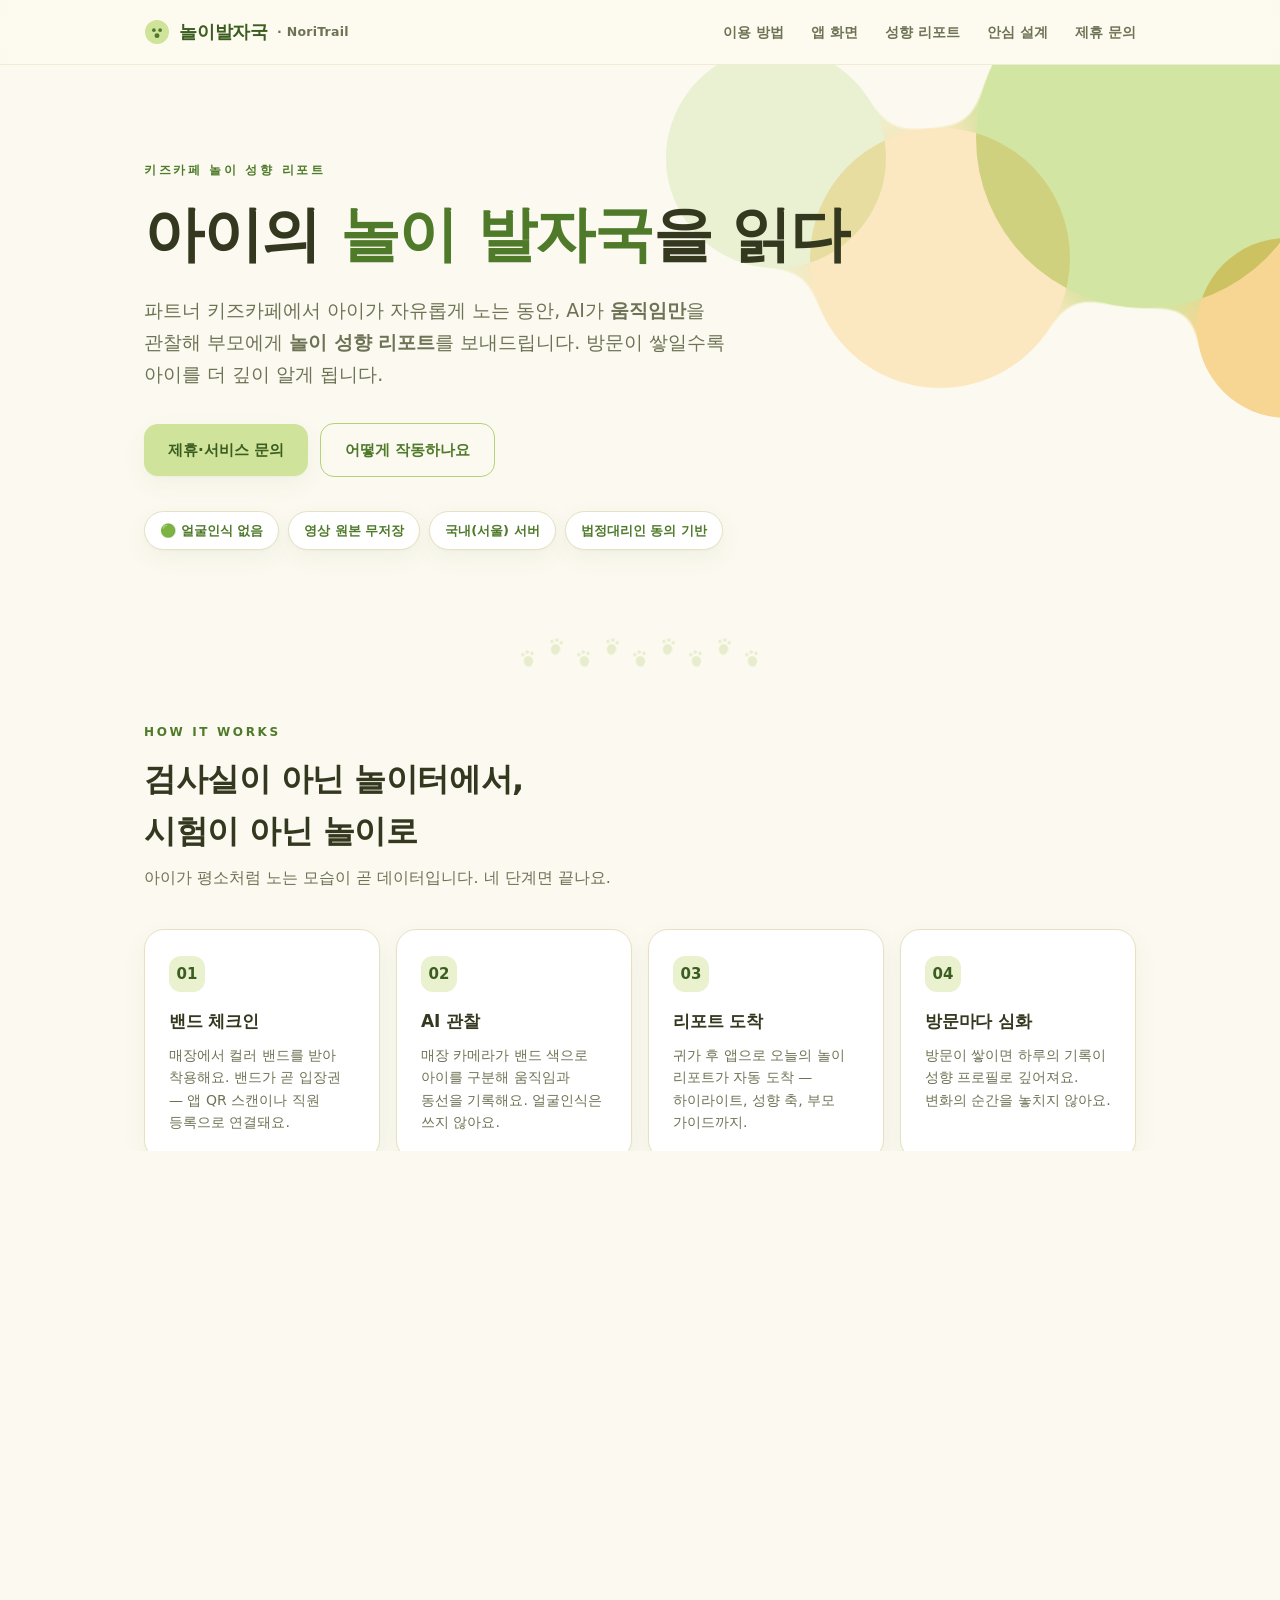
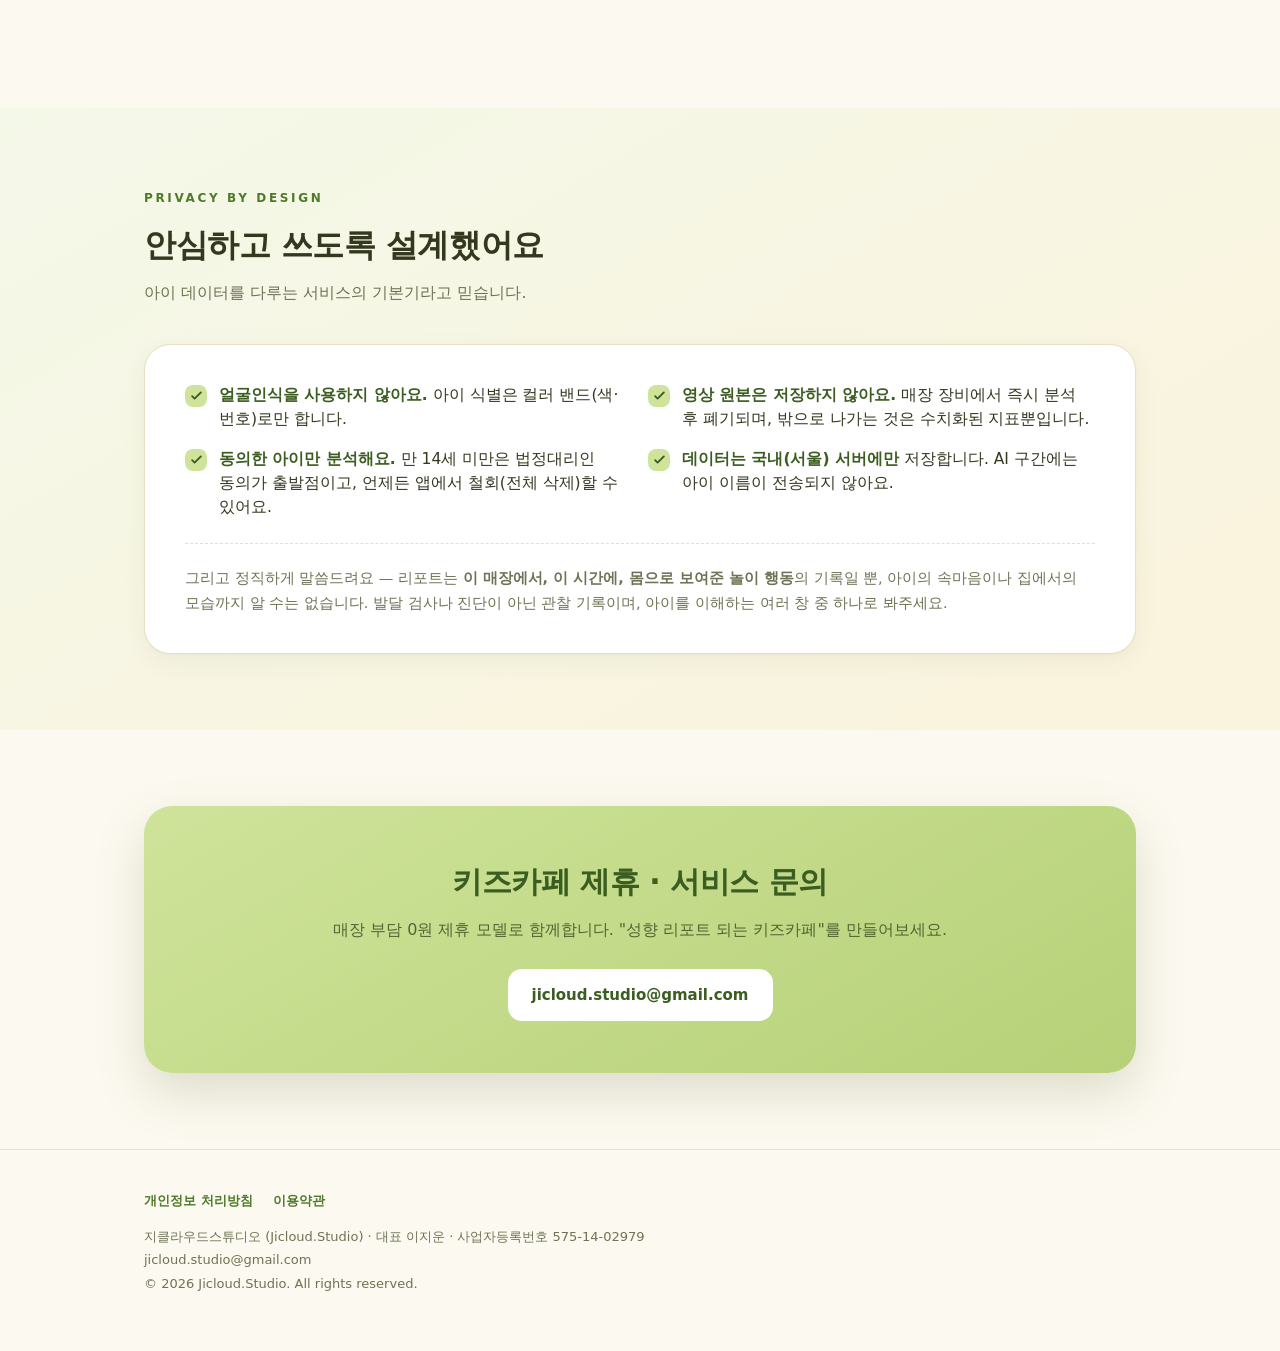
<file: index.html>
<!doctype html>
<html lang="ko">
<head>
<meta charset="utf-8" />
<meta name="viewport" content="width=device-width, initial-scale=1" />
<meta name="color-scheme" content="only light" />
<title>놀이발자국 — 아이의 놀이 발자국을 읽다</title>
<meta name="description" content="파트너 키즈카페에서 아이가 자유롭게 노는 동안, AI가 움직임만을 관찰해 놀이 성향 리포트를 보내드립니다. 얼굴인식 없음, 영상 원본 무저장." />
<style>
  :root {
    --ivory:#FAF7E6; --cream:#FCFAF0; --surface:#FFFFFF;
    --leaf:#CFE39A; --leaf-deep:#B6D178; --leaf-soft:#E9F1CF;
    --apricot:#F7D389; --apricot-soft:#FBE7BD;
    --accent:#4E7A2A; --accent-deep:#3B5D20; --ink:#33381F; --muted:#6E7355; --line:#E7E0C2;
    --shadow: 0 1px 2px rgba(75,90,40,.04), 0 8px 24px rgba(75,90,40,.06);
    color-scheme: only light;
  }
  * { box-sizing:border-box; margin:0; padding:0; }
  html { -webkit-text-size-adjust:100%; scroll-behavior:smooth; }
  body {
    background:var(--cream); color:var(--ink);
    font-family:Pretendard,"Apple SD Gothic Neo","Noto Sans KR",system-ui,sans-serif;
    line-height:1.62; word-break:keep-all; overflow-wrap:break-word; overflow-x:hidden;
    -webkit-font-smoothing:antialiased; text-rendering:optimizeLegibility;
  }
  .wrap { max-width:1040px; margin:0 auto; padding:0 24px; }
  a { color:var(--accent); text-decoration:none; }
  .eyebrow { font-size:12px; font-weight:800; letter-spacing:.22em; text-transform:uppercase; color:var(--accent); }

  /* ── 헤더 ── */
  header.site { position:sticky; top:0; z-index:50; backdrop-filter:saturate(1.4) blur(8px);
    background:rgba(252,250,240,.72); border-bottom:1px solid rgba(231,224,194,.6); }
  header.site .wrap { display:flex; justify-content:space-between; align-items:center; height:64px; }
  .logo { font-weight:800; color:var(--accent-deep); font-size:18px; letter-spacing:-.01em; display:flex; align-items:center; gap:9px; }
  .logo .mark { width:26px; height:26px; }
  .logo small { color:var(--muted); font-weight:600; font-size:12.5px; letter-spacing:.02em; }
  nav.top a { margin-left:22px; font-size:14px; color:var(--muted); font-weight:600; transition:color .2s; }
  nav.top a:hover { color:var(--accent); }
  @media (max-width:620px){ nav.top { display:none; } }

  /* ── 히어로 ── */
  .hero { position:relative; padding:96px 0 84px; overflow:hidden; }
  .goo { position:absolute; inset:-10% -10% auto -10%; height:640px; z-index:0; filter:url(#goo);
    pointer-events:none; opacity:.9; }
  .goo span { position:absolute; border-radius:50%; display:block; mix-blend-mode:multiply; }
  .g1 { width:340px; height:340px; background:var(--leaf); top:-40px; right:6%; animation:drift1 22s ease-in-out infinite; }
  .g2 { width:260px; height:260px; background:var(--apricot-soft); top:120px; right:22%; animation:drift2 26s ease-in-out infinite; }
  .g3 { width:220px; height:220px; background:var(--leaf-soft); top:40px; right:34%; animation:drift3 19s ease-in-out infinite; }
  .g4 { width:180px; height:180px; background:var(--apricot); top:230px; right:2%; animation:drift2 30s ease-in-out infinite reverse; }
  @keyframes drift1 { 0%,100%{transform:translate(0,0) scale(1)} 50%{transform:translate(-40px,30px) scale(1.08)} }
  @keyframes drift2 { 0%,100%{transform:translate(0,0) scale(1)} 50%{transform:translate(34px,-26px) scale(.94)} }
  @keyframes drift3 { 0%,100%{transform:translate(0,0) scale(1)} 50%{transform:translate(20px,40px) scale(1.06)} }
  .hero .wrap { position:relative; z-index:2; }
  .hero .eyebrow { display:block; margin-bottom:18px; }
  .hero h1 { font-size:clamp(34px,6.4vw,60px); line-height:1.22; letter-spacing:-.022em; font-weight:800;
    text-wrap:balance; max-width:15em; }
  .hero h1 .accent { color:var(--accent); }
  .hero p.lead { margin-top:22px; font-size:clamp(16px,2.2vw,19px); color:var(--muted); max-width:32em; line-height:1.7; }
  .cta-row { margin-top:32px; display:flex; gap:12px; flex-wrap:wrap; align-items:center; }
  .btn { display:inline-flex; align-items:center; gap:8px; font-weight:800; border-radius:14px; padding:14px 24px;
    font-size:15px; transition:transform .18s ease, box-shadow .18s ease; }
  .btn.primary { background:var(--leaf); color:var(--accent-deep); box-shadow:var(--shadow); }
  .btn.primary:hover { transform:translateY(-2px); box-shadow:0 10px 28px rgba(75,90,40,.14); }
  .btn.ghost { color:var(--accent); border:1.5px solid var(--leaf-deep); }
  .btn.ghost:hover { background:var(--leaf-soft); }
  .badge-row { margin-top:34px; display:flex; flex-wrap:wrap; gap:9px; }
  .badge { background:var(--surface); border:1px solid var(--line); border-radius:999px; padding:8px 15px;
    font-size:13px; font-weight:700; color:var(--accent); box-shadow:var(--shadow); display:inline-flex; gap:6px; align-items:center; }
  .badge svg { width:14px; height:14px; }

  /* 발자국 트레일 */
  .trail { display:flex; justify-content:center; gap:0; margin:8px 0 -20px; opacity:.5; }
  .paw { width:16px; height:20px; opacity:0; animation:pawin .5s ease forwards; }
  .paw:nth-child(odd){ transform:translateY(6px) rotate(-8deg); }
  .paw:nth-child(even){ transform:translateY(-6px) rotate(8deg); }
  @keyframes pawin { to { opacity:.6; } }

  /* ── 섹션 공통 ── */
  section { padding:76px 0; position:relative; }
  .sec-head { max-width:36em; margin-bottom:38px; }
  .sec-head h2 { font-size:clamp(24px,3.6vw,32px); letter-spacing:-.015em; font-weight:800; margin:10px 0 8px; text-wrap:balance; }
  .sec-head p { color:var(--muted); font-size:16px; }

  /* 작동 방식 — 트레일 연결 */
  .steps { display:grid; grid-template-columns:repeat(auto-fit,minmax(210px,1fr)); gap:16px; }
  .step { background:var(--surface); border:1px solid var(--line); border-radius:20px; padding:26px 24px;
    box-shadow:var(--shadow); position:relative; }
  .step .no { width:36px; height:36px; border-radius:12px; background:var(--leaf-soft); color:var(--accent-deep);
    font-weight:800; font-size:15px; display:flex; align-items:center; justify-content:center; margin-bottom:16px; }
  .step h3 { font-size:17px; margin-bottom:8px; letter-spacing:-.01em; }
  .step p { font-size:14px; color:var(--muted); line-height:1.6; }

  /* 성향 4축 */
  .axes { display:grid; grid-template-columns:repeat(auto-fit,minmax(220px,1fr)); gap:16px; }
  .axis { background:linear-gradient(160deg,var(--leaf-soft),var(--cream)); border:1px solid var(--line);
    border-radius:20px; padding:24px; }
  .axis b { display:block; color:var(--accent-deep); font-size:16px; margin-bottom:12px; }
  .axis .spec { height:8px; border-radius:5px; background:#fff; border:1px solid var(--line); position:relative; margin-bottom:10px; }
  .axis .spec i { position:absolute; top:50%; transform:translate(-50%,-50%); width:16px; height:16px; border-radius:50%;
    background:var(--leaf-deep); border:3px solid #fff; box-shadow:0 0 0 1px var(--leaf-deep); }
  .axis .poles { display:flex; justify-content:space-between; font-size:12.5px; color:var(--muted); }

  /* 안심 설계 — 큰 카드 */
  .safe-band { background:linear-gradient(150deg,#F4F8E8,#FBF3DD); }
  .safe { background:var(--surface); border:1px solid var(--line); border-radius:26px; padding:38px 40px; box-shadow:var(--shadow); }
  .safe ul { list-style:none; display:grid; gap:16px; grid-template-columns:1fr 1fr; }
  @media (max-width:640px){ .safe ul { grid-template-columns:1fr; } .safe { padding:28px 22px; } }
  .safe li { padding-left:34px; position:relative; font-size:15.5px; line-height:1.55; }
  .safe li::before { content:''; position:absolute; left:0; top:2px; width:22px; height:22px; border-radius:8px;
    background:var(--leaf); background-image:url("data:image/svg+xml,%3Csvg xmlns='http://www.w3.org/2000/svg' viewBox='0 0 24 24'%3E%3Cpath fill='none' stroke='%233B5D20' stroke-width='3' stroke-linecap='round' stroke-linejoin='round' d='M5 13l4 4L19 7'/%3E%3C/svg%3E");
    background-size:15px; background-repeat:no-repeat; background-position:center; }
  .safe li b { color:var(--accent-deep); }
  .honest { margin-top:24px; padding-top:22px; border-top:1px dashed var(--line); font-size:14.5px; color:var(--muted); line-height:1.7; }

  /* CTA */
  .cta-band { text-align:center; }
  .cta-card { background:linear-gradient(150deg,var(--leaf),var(--leaf-deep)); border-radius:28px; padding:52px 34px;
    box-shadow:0 20px 50px rgba(75,90,40,.18); }
  .cta-card h2 { color:var(--accent-deep); font-size:clamp(24px,3.4vw,30px); letter-spacing:-.015em; margin-bottom:10px; }
  .cta-card p { color:#3d5222; opacity:.85; margin-bottom:26px; font-size:16px; }
  .cta-card .btn { background:var(--surface); color:var(--accent-deep); }

  /* 푸터 */
  footer.site { border-top:1px solid var(--line); padding:40px 0 56px; color:var(--muted); font-size:13px; }
  footer.site .links { margin-bottom:14px; display:flex; gap:20px; }
  footer.site .links a { font-weight:700; color:var(--accent); }
  footer.site .biz { line-height:1.8; }

  /* 파이프라인 도식 */
  .pipe { display:grid; grid-template-columns:1fr 44px 1fr 44px 1fr; align-items:stretch; }
  .zone { background:var(--surface); border:1px solid var(--line); border-radius:22px; padding:24px 22px; box-shadow:var(--shadow); display:flex; flex-direction:column; }
  .zone .ztag { font-size:12px; font-weight:800; color:var(--accent-deep); letter-spacing:.02em; margin-bottom:16px; }
  .zone .zi { display:flex; gap:11px; align-items:flex-start; margin-bottom:12px; }
  .zone .zi .ic { flex:0 0 34px; width:34px; height:34px; border-radius:10px; background:var(--leaf-soft);
    display:flex; align-items:center; justify-content:center; }
  .zone .zi .ic svg { width:19px; height:19px; stroke:var(--accent-deep); fill:none; stroke-width:1.8; stroke-linecap:round; stroke-linejoin:round; }
  .zone .zi div b { font-size:14px; display:block; }
  .zone .zi div span { font-size:12.5px; color:var(--muted); line-height:1.5; }
  .zone .zbadge { margin-top:auto; padding-top:14px; }
  .zone .zbadge span { display:inline-block; background:var(--leaf-soft); color:var(--accent-deep); font-weight:800;
    font-size:12.5px; border-radius:999px; padding:6px 13px; }
  .arrow { display:flex; flex-direction:column; align-items:center; justify-content:center; color:var(--accent); }
  .arrow .a { font-size:20px; font-weight:800; }
  .arrow small { font-size:10.5px; color:var(--muted); margin-top:3px; white-space:nowrap; text-align:center; line-height:1.3; }
  @media (max-width:820px){
    .pipe { grid-template-columns:1fr; gap:6px; }
    .arrow { flex-direction:row; gap:8px; padding:2px 0; } .arrow .a { transform:rotate(90deg); }
  }

  /* 실제 앱 화면 */
  .phones { display:grid; grid-template-columns:repeat(3,1fr); gap:22px; }
  .phone-card { text-align:center; }
  .phone { border:8px solid #33381F; border-radius:32px; overflow:hidden; background:#33381F;
    box-shadow:0 14px 36px rgba(75,90,40,.14); max-width:270px; margin:0 auto; }
  .phone img { display:block; width:100%; }
  .phone-card .cap { margin-top:14px; font-size:13.5px; color:var(--muted); line-height:1.5; }
  .phone-card .cap b { color:var(--accent-deep); display:block; margin-bottom:2px; }
  @media (max-width:760px){
    .phones { grid-auto-flow:column; grid-template-columns:none; grid-auto-columns:76%;
      overflow-x:auto; scroll-snap-type:x mandatory; gap:16px; padding:4px 4px 14px; }
    .phone-card { scroll-snap-align:center; }
  }

  /* ── 모션: 스크롤 등장 ── */
  .reveal { opacity:0; transform:translateY(26px); transition:opacity .8s cubic-bezier(.16,1,.3,1), transform .8s cubic-bezier(.16,1,.3,1); }
  .reveal.in { opacity:1; transform:none; }
  .reveal.d1{transition-delay:.08s} .reveal.d2{transition-delay:.16s} .reveal.d3{transition-delay:.24s} .reveal.d4{transition-delay:.32s}
  /* 단어별 히어로 등장 */
  .word-reveal .w { display:inline-block; opacity:0; transform:translateY(24px); }
  .word-reveal.in .w { opacity:1; transform:none; transition:opacity .8s cubic-bezier(.16,1,.3,1), transform .8s cubic-bezier(.16,1,.3,1); }

  @media (prefers-reduced-motion: reduce) {
    .goo span { animation:none; }
    .reveal, .word-reveal .w { opacity:1 !important; transform:none !important; transition:none !important; }
    .paw { opacity:.6 !important; animation:none; }
    html { scroll-behavior:auto; }
  }
</style>
</head>
<body>

<!-- gooey SVG 필터 -->
<svg width="0" height="0" style="position:absolute" aria-hidden="true">
  <defs><filter id="goo"><feGaussianBlur in="SourceGraphic" stdDeviation="22" result="b"/>
    <feColorMatrix in="b" mode="matrix" values="1 0 0 0 0  0 1 0 0 0  0 0 1 0 0  0 0 0 20 -9" result="g"/>
    <feBlend in="SourceGraphic" in2="g"/></filter></defs>
</svg>

<header class="site">
  <div class="wrap">
    <a class="logo" href="/">
      <svg class="mark" viewBox="0 0 100 100" aria-hidden="true"><circle cx="50" cy="50" r="46" fill="#CFE39A"/><circle cx="38" cy="43" r="7" fill="#4E7A2A"/><circle cx="62" cy="43" r="7" fill="#4E7A2A"/><circle cx="50" cy="64" r="9.5" fill="#4E7A2A"/></svg>
      놀이발자국 <small>· NoriTrail</small>
    </a>
    <nav class="top">
      <a href="#how">이용 방법</a>
      <a href="#app">앱 화면</a>
      <a href="#axes">성향 리포트</a>
      <a href="#safe">안심 설계</a>
      <a href="#contact">제휴 문의</a>
    </nav>
  </div>
</header>

<div class="hero">
  <div class="goo"><span class="g1"></span><span class="g2"></span><span class="g3"></span><span class="g4"></span></div>
  <div class="wrap">
    <span class="eyebrow">키즈카페 놀이 성향 리포트</span>
    <h1 class="word-reveal" data-word-reveal>아이의 <span class="accent">놀이 발자국</span>을 읽다</h1>
    <p class="lead reveal d1">파트너 키즈카페에서 아이가 자유롭게 노는 동안, AI가 <b>움직임만</b>을 관찰해
      부모에게 <b>놀이 성향 리포트</b>를 보내드립니다. 방문이 쌓일수록 아이를 더 깊이 알게 됩니다.</p>
    <div class="cta-row reveal d2">
      <a class="btn primary" href="#contact">제휴·서비스 문의</a>
      <a class="btn ghost" href="#how">어떻게 작동하나요</a>
    </div>
    <div class="badge-row reveal d3">
      <span class="badge">🟢 얼굴인식 없음</span>
      <span class="badge">영상 원본 무저장</span>
      <span class="badge">국내(서울) 서버</span>
      <span class="badge">법정대리인 동의 기반</span>
    </div>
  </div>
</div>

<div class="trail" aria-hidden="true">
  <!-- 발자국 트레일 (동적 생성) -->
</div>

<section id="how">
  <div class="wrap">
    <div class="sec-head reveal">
      <span class="eyebrow">How it works</span>
      <h2>검사실이 아닌 놀이터에서,<br />시험이 아닌 놀이로</h2>
      <p>아이가 평소처럼 노는 모습이 곧 데이터입니다. 네 단계면 끝나요.</p>
    </div>
    <div class="steps">
      <div class="step reveal d1"><div class="no">01</div><h3>밴드 체크인</h3>
        <p>매장에서 컬러 밴드를 받아 착용해요. 밴드가 곧 입장권 — 앱 QR 스캔이나 직원 등록으로 연결돼요.</p></div>
      <div class="step reveal d2"><div class="no">02</div><h3>AI 관찰</h3>
        <p>매장 카메라가 밴드 색으로 아이를 구분해 움직임과 동선을 기록해요. 얼굴인식은 쓰지 않아요.</p></div>
      <div class="step reveal d3"><div class="no">03</div><h3>리포트 도착</h3>
        <p>귀가 후 앱으로 오늘의 놀이 리포트가 자동 도착 — 하이라이트, 성향 축, 부모 가이드까지.</p></div>
      <div class="step reveal d4"><div class="no">04</div><h3>방문마다 심화</h3>
        <p>방문이 쌓이면 하루의 기록이 성향 프로필로 깊어져요. 변화의 순간을 놓치지 않아요.</p></div>
    </div>
  </div>
</section>

<section id="pipeline">
  <div class="wrap">
    <div class="sec-head reveal">
      <span class="eyebrow">Pipeline</span>
      <h2>영상에서 알림까지, 데이터가 흐르는 길</h2>
      <p>영상은 매장 밖으로 한 발짝도 나가지 않습니다. 클라우드로 가는 것은 수치뿐이에요.</p>
    </div>
    <div class="pipe">
      <div class="zone reveal d1">
        <div class="ztag">1 · 매장 안 — 엣지 장비</div>
        <div class="zi"><span class="ic"><svg viewBox="0 0 24 24"><path d="M3 7h3l2-2h8l2 2h3v12H3z"/><circle cx="12" cy="13" r="3.2"/></svg></span><div><b>카메라 영상 수집</b><span>저장 없이 메모리에서 바로 분석</span></div></div>
        <div class="zi"><span class="ic"><svg viewBox="0 0 24 24"><circle cx="7" cy="8" r="2"/><circle cx="17" cy="8" r="2"/><circle cx="12" cy="16" r="2.4"/></svg></span><div><b>밴드 색상 식별</b><span>컬러 밴드로 아이 구분 · 얼굴인식 미사용</span></div></div>
        <div class="zi"><span class="ic"><svg viewBox="0 0 24 24"><path d="M4 19V5m5 14V9m5 10V7m5 12V11"/></svg></span><div><b>행동 지표 추출</b><span>동선·몰입·상호작용을 숫자로만</span></div></div>
        <div class="zbadge"><span>영상 원본 즉시 폐기</span></div>
      </div>
      <div class="arrow reveal d1"><span class="a">→</span><small>수치만<br/>전송</small></div>
      <div class="zone reveal d2">
        <div class="ztag">2 · 서버 — 국내(서울)</div>
        <div class="zi"><span class="ic"><svg viewBox="0 0 24 24"><rect x="3" y="4" width="18" height="7" rx="2"/><rect x="3" y="13" width="18" height="7" rx="2"/><path d="M7 7.5h.01M7 16.5h.01"/></svg></span><div><b>세션 기록</b><span>밴드ID 기준 저장 — 이름 없는 데이터</span></div></div>
        <div class="zi"><span class="ic"><svg viewBox="0 0 24 24"><path d="M12 3v4M12 17v4M5 12H3m18 0h-2"/><circle cx="12" cy="12" r="4"/></svg></span><div><b>AI 리포트 생성</b><span>성향 4축·하이라이트·부모 가이드</span></div></div>
        <div class="zi"><span class="ic"><svg viewBox="0 0 24 24"><path d="M9 12l2 2 4-4"/><circle cx="12" cy="12" r="9"/></svg></span><div><b>표현 검증</b><span>진단·서열화 표현을 걸러내는 규칙</span></div></div>
        <div class="zbadge"><span>AI 구간에 개인정보 없음</span></div>
      </div>
      <div class="arrow reveal d2"><span class="a">→</span><small>리포트<br/>발송</small></div>
      <div class="zone reveal d3">
        <div class="ztag">3 · 부모 스마트폰</div>
        <div class="zi"><span class="ic"><svg viewBox="0 0 24 24"><rect x="6" y="3" width="12" height="18" rx="2.5"/><path d="M11 18h2"/></svg></span><div><b>앱 알림 도착</b><span>체크아웃 후 리포트 알림</span></div></div>
        <div class="zi"><span class="ic"><svg viewBox="0 0 24 24"><circle cx="12" cy="8" r="3.4"/><path d="M5 20c0-3.5 3-6 7-6s7 2.5 7 6"/></svg></span><div><b>이름 결합은 앱에서만</b><span>"밴드 초록 12번"이 폰 안에서 비로소 이름으로</span></div></div>
        <div class="zi"><span class="ic"><svg viewBox="0 0 24 24"><path d="M4 18l5-5 4 3 7-8"/></svg></span><div><b>누적 성향 프로필</b><span>방문이 쌓일수록 깊어지는 지도</span></div></div>
        <div class="zbadge"><span>철회 시 전체 삭제</span></div>
      </div>
    </div>
  </div>
</section>

<section id="axes">
  <div class="wrap">
    <div class="sec-head reveal">
      <span class="eyebrow">Report</span>
      <h2>성향을 읽는 4개의 축</h2>
      <p>어느 쪽도 정답입니다 — 축 위의 위치는 점수가 아니라 아이를 이해하는 지도예요.</p>
    </div>
    <div class="axes">
      <div class="axis reveal d1"><b>에너지</b><div class="spec"><i style="left:70%"></i></div><div class="poles"><span>차분하게</span><span>활발하게</span></div></div>
      <div class="axis reveal d2"><b>놀이 방식</b><div class="spec"><i style="left:64%"></i></div><div class="poles"><span>이것저것 탐색</span><span>하나에 몰입</span></div></div>
      <div class="axis reveal d3"><b>새로운 것 앞에서</b><div class="spec"><i style="left:38%"></i></div><div class="poles"><span>충분히 살피고</span><span>일단 뛰어들고</span></div></div>
      <div class="axis reveal d4"><b>친구와 놀 때</b><div class="spec"><i style="left:55%"></i></div><div class="poles"><span>곁에서 각자</span><span>함께 어울려</span></div></div>
    </div>
  </div>
</section>

<section id="app">
  <div class="wrap">
    <div class="sec-head reveal">
      <span class="eyebrow">The app</span>
      <h2>놀이가 끝나면, 이야기가 도착합니다</h2>
      <p>목업이 아닌 실제 구동 중인 앱 화면이에요.</p>
    </div>
    <div class="phones">
      <div class="phone-card reveal d1">
        <div class="phone"><img src="/app/home.png" alt="놀이발자국 앱 홈 화면 — 밴드 QR 체크인과 파트너 매장 목록" loading="lazy" /></div>
        <p class="cap"><b>홈</b>밴드 QR 체크인과 파트너 매장</p>
      </div>
      <div class="phone-card reveal d2">
        <div class="phone"><img src="/app/report.png" alt="놀이발자국 앱 리포트 화면 — 오늘의 하이라이트와 관찰 지표" loading="lazy" /></div>
        <p class="cap"><b>리포트</b>오늘의 하이라이트와 관찰 지표</p>
      </div>
      <div class="phone-card reveal d3">
        <div class="phone"><img src="/app/axes.png" alt="놀이발자국 앱 성향 프로필 — 4개 축 스펙트럼" loading="lazy" /></div>
        <p class="cap"><b>성향 프로필</b>4개 축 스펙트럼, 근거와 함께</p>
      </div>
    </div>
  </div>
</section>

<section id="safe" class="safe-band">
  <div class="wrap">
    <div class="sec-head reveal">
      <span class="eyebrow">Privacy by design</span>
      <h2>안심하고 쓰도록 설계했어요</h2>
      <p>아이 데이터를 다루는 서비스의 기본기라고 믿습니다.</p>
    </div>
    <div class="safe reveal d1">
      <ul>
        <li><b>얼굴인식을 사용하지 않아요.</b> 아이 식별은 컬러 밴드(색·번호)로만 합니다.</li>
        <li><b>영상 원본은 저장하지 않아요.</b> 매장 장비에서 즉시 분석 후 폐기되며, 밖으로 나가는 것은 수치화된 지표뿐입니다.</li>
        <li><b>동의한 아이만 분석해요.</b> 만 14세 미만은 법정대리인 동의가 출발점이고, 언제든 앱에서 철회(전체 삭제)할 수 있어요.</li>
        <li><b>데이터는 국내(서울) 서버에만</b> 저장합니다. AI 구간에는 아이 이름이 전송되지 않아요.</li>
      </ul>
      <p class="honest">그리고 정직하게 말씀드려요 — 리포트는 <b>이 매장에서, 이 시간에, 몸으로 보여준 놀이 행동</b>의 기록일 뿐,
        아이의 속마음이나 집에서의 모습까지 알 수는 없습니다. 발달 검사나 진단이 아닌 관찰 기록이며,
        아이를 이해하는 여러 창 중 하나로 봐주세요.</p>
    </div>
  </div>
</section>

<section id="contact" class="cta-band">
  <div class="wrap">
    <div class="cta-card reveal">
      <h2>키즈카페 제휴 · 서비스 문의</h2>
      <p>매장 부담 0원 제휴 모델로 함께합니다. "성향 리포트 되는 키즈카페"를 만들어보세요.</p>
      <a class="btn" href="mailto:jicloud.studio@gmail.com">jicloud.studio@gmail.com</a>
    </div>
  </div>
</section>

<footer class="site">
  <div class="wrap">
    <div class="links">
      <a href="/privacy.html">개인정보 처리방침</a>
      <a href="/terms.html">이용약관</a>
    </div>
    <div class="biz">
      지클라우드스튜디오 (Jicloud.Studio) · 대표 이지운 · 사업자등록번호 575-14-02979<br />
      jicloud.studio@gmail.com<br />
      © 2026 Jicloud.Studio. All rights reserved.
    </div>
  </div>
</footer>

<script>
  document.documentElement.classList.add('js');

  // 발자국 트레일 생성
  (function(){
    const trail = document.querySelector('.trail'); if(!trail) return;
    const paw = "data:image/svg+xml,%3Csvg xmlns='http://www.w3.org/2000/svg' viewBox='0 0 24 30'%3E%3Cellipse cx='12' cy='20' rx='7' ry='8' fill='%23B6D178'/%3E%3Ccircle cx='5' cy='9' r='2.6' fill='%23B6D178'/%3E%3Ccircle cx='12' cy='6' r='2.8' fill='%23B6D178'/%3E%3Ccircle cx='19' cy='9' r='2.6' fill='%23B6D178'/%3E%3C/svg%3E";
    for(let i=0;i<9;i++){ const im=document.createElement('img'); im.src=paw; im.className='paw'; im.alt='';
      im.style.animationDelay=(i*0.08)+'s'; im.style.margin='0 6px'; trail.appendChild(im); }
  })();

  // 히어로 단어별 분할
  document.querySelectorAll('[data-word-reveal]').forEach(el=>{
    const walk=n=>{ const kids=[...n.childNodes]; kids.forEach(c=>{
      if(c.nodeType===3){ const frag=document.createDocumentFragment();
        c.textContent.split(/(\s+)/).forEach(t=>{ if(/^\s+$/.test(t)){ frag.appendChild(document.createTextNode(t)); }
          else if(t){ const s=document.createElement('span'); s.className='w'; s.textContent=t; frag.appendChild(s); } });
        n.replaceChild(frag,c);
      } else if(c.nodeType===1){ walk(c); } }); };
    walk(el);
    el.querySelectorAll('.w').forEach((w,i)=>{ w.style.transitionDelay=(i*0.07)+'s'; });
  });

  // IntersectionObserver — 스크롤 등장 + 히어로 즉시 트리거
  const io=new IntersectionObserver((es)=>{ es.forEach(e=>{ if(e.isIntersecting){ e.target.classList.add('in'); io.unobserve(e.target); } }); },
    { threshold:0.18, rootMargin:'0px 0px -8% 0px' });
  document.querySelectorAll('.reveal, .word-reveal').forEach(el=>io.observe(el));
  // 히어로는 로드 직후 등장
  requestAnimationFrame(()=>{ document.querySelectorAll('.hero .word-reveal, .hero .reveal').forEach(el=>el.classList.add('in')); });
</script>
</body>
</html>
</file>
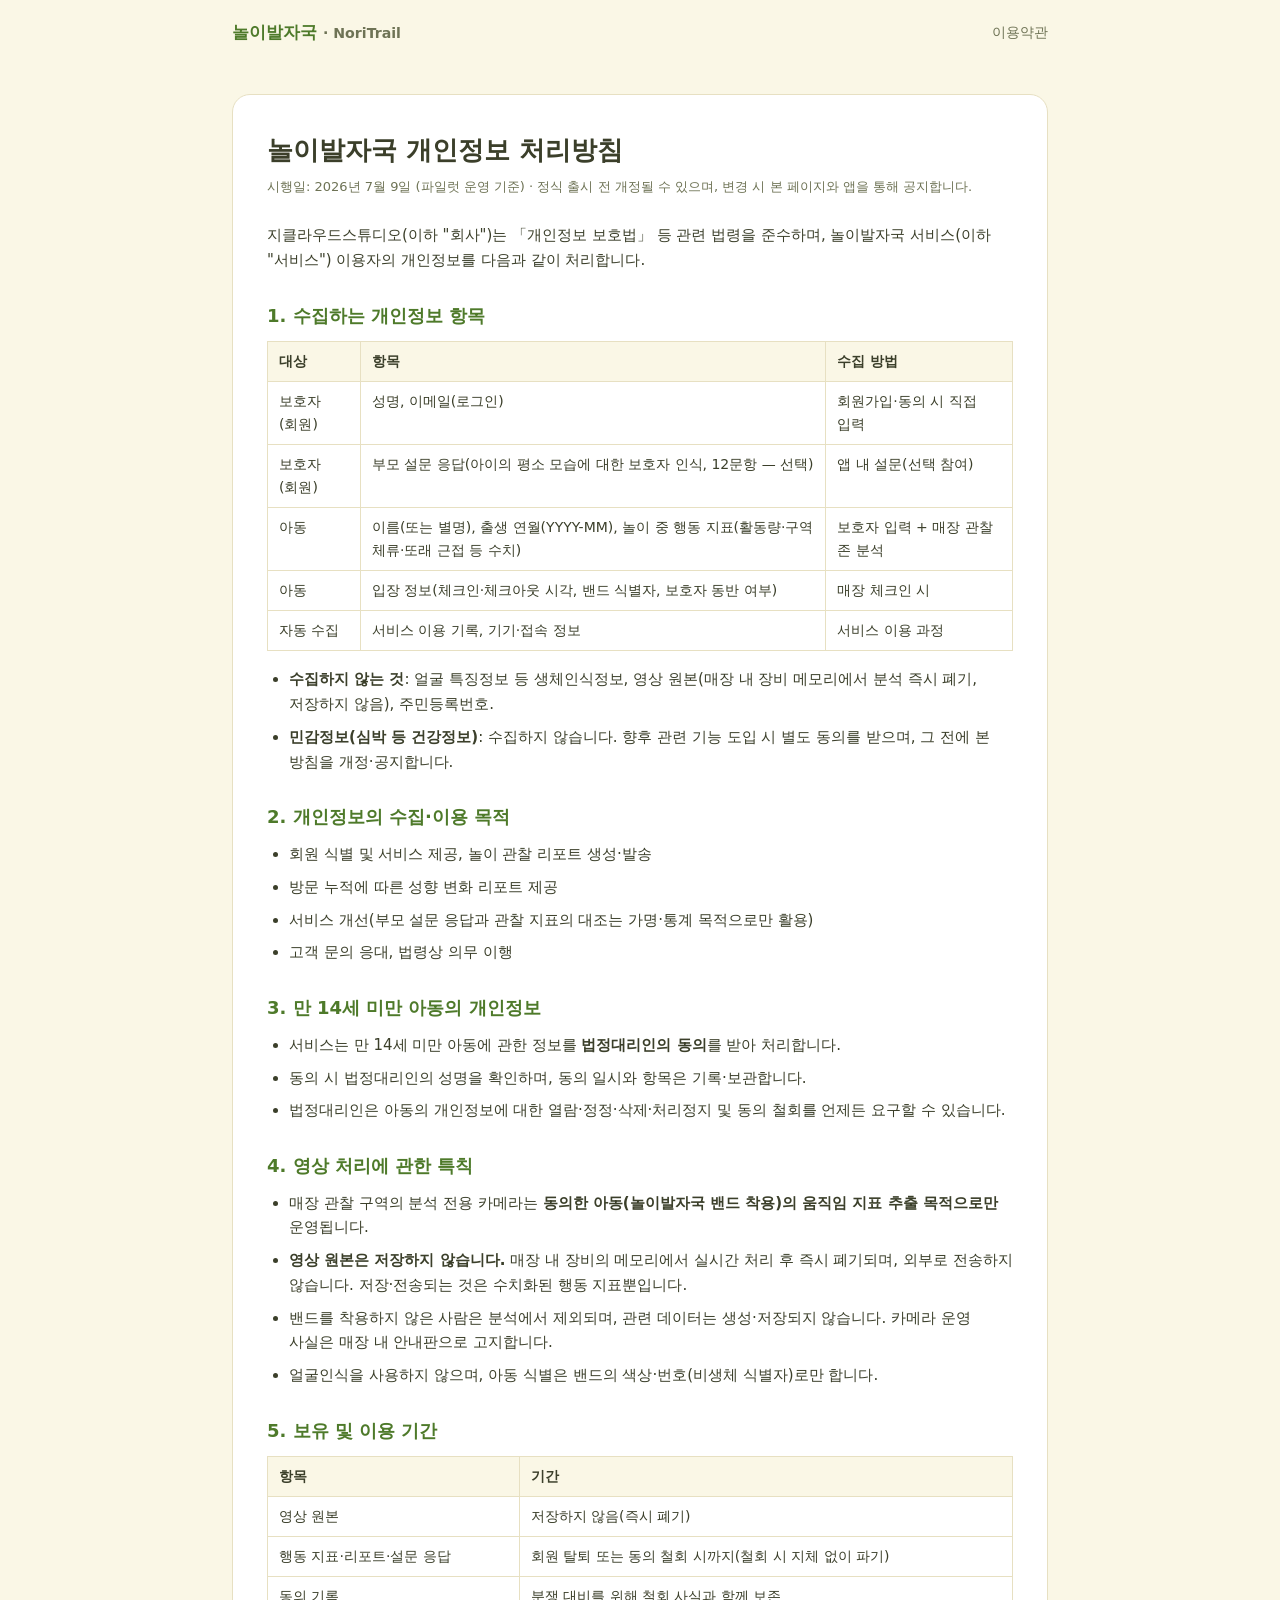
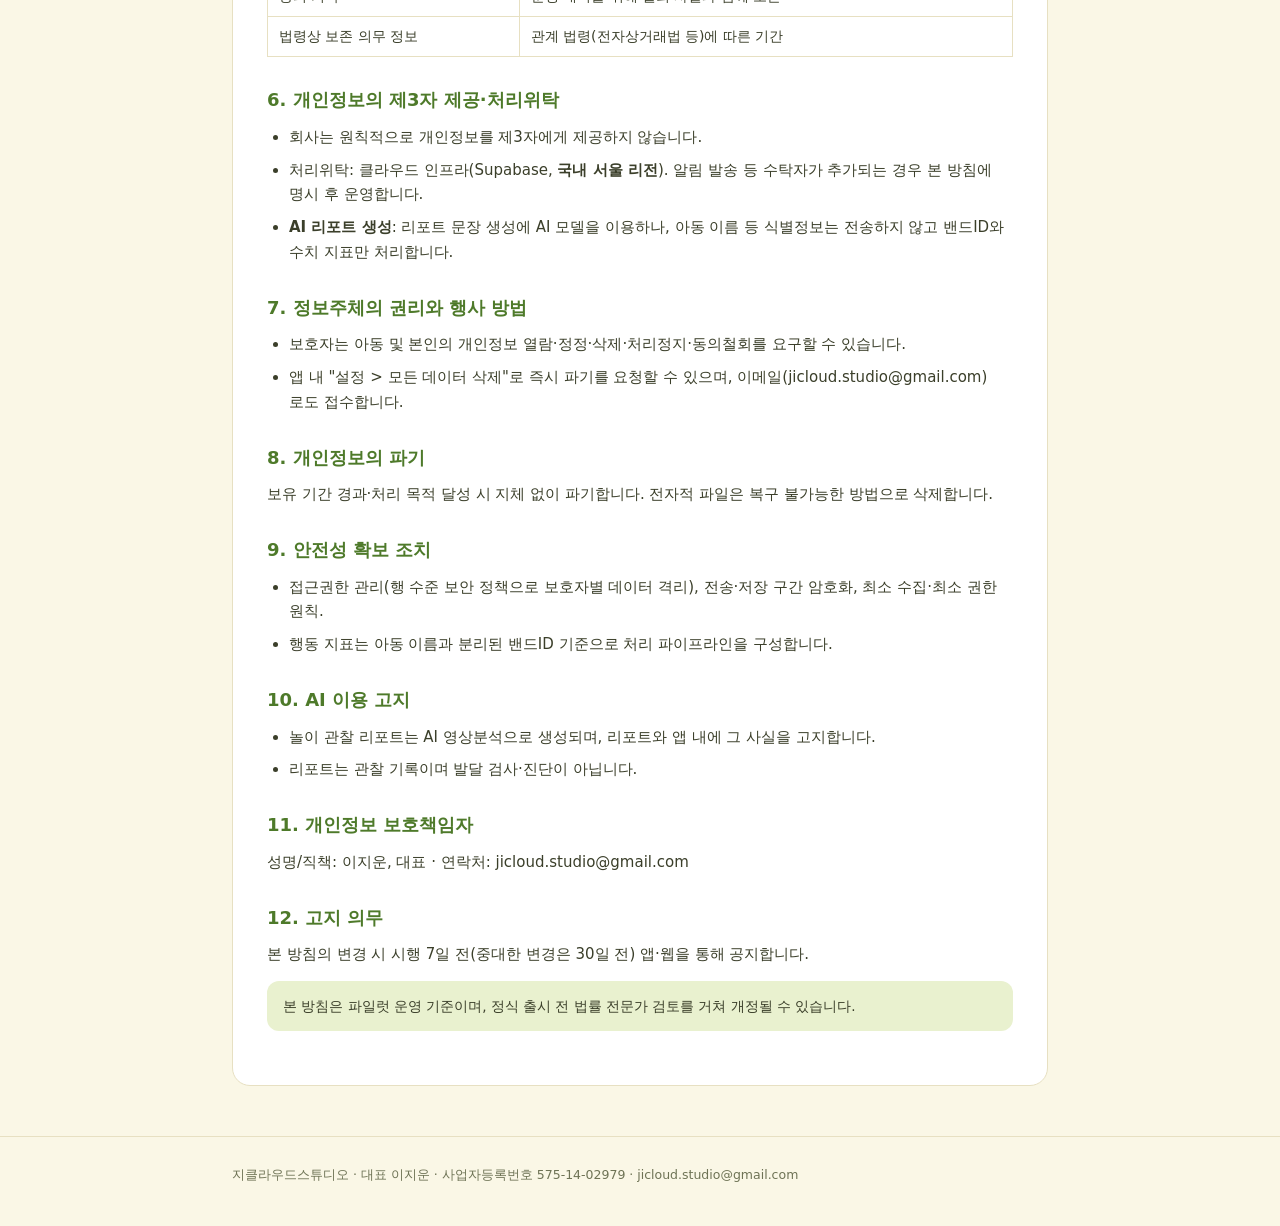
<file: privacy.html>
<!doctype html>
<html lang="ko">
<head>
<meta charset="utf-8" />
<meta name="viewport" content="width=device-width, initial-scale=1" />
<meta name="color-scheme" content="only light" />
<title>개인정보 처리방침 — 놀이발자국</title>
<link rel="stylesheet" href="style.css" />
</head>
<body>
<header class="site">
  <div class="wrap">
    <a class="logo" href="/">놀이발자국 <small>· NoriTrail</small></a>
    <nav><a href="/terms.html">이용약관</a></nav>
  </div>
</header>

<div class="wrap">
<div class="doc">
<h1>놀이발자국 개인정보 처리방침</h1>
<p class="meta">시행일: 2026년 7월 9일 (파일럿 운영 기준) · 정식 출시 전 개정될 수 있으며, 변경 시 본 페이지와 앱을 통해 공지합니다.</p>

<p>지클라우드스튜디오(이하 "회사")는 「개인정보 보호법」 등 관련 법령을 준수하며, 놀이발자국 서비스(이하 "서비스") 이용자의 개인정보를 다음과 같이 처리합니다.</p>

<h2>1. 수집하는 개인정보 항목</h2>
<table>
  <tr><th>대상</th><th>항목</th><th>수집 방법</th></tr>
  <tr><td>보호자(회원)</td><td>성명, 이메일(로그인)</td><td>회원가입·동의 시 직접 입력</td></tr>
  <tr><td>보호자(회원)</td><td>부모 설문 응답(아이의 평소 모습에 대한 보호자 인식, 12문항 — 선택)</td><td>앱 내 설문(선택 참여)</td></tr>
  <tr><td>아동</td><td>이름(또는 별명), 출생 연월(YYYY-MM), 놀이 중 행동 지표(활동량·구역 체류·또래 근접 등 수치)</td><td>보호자 입력 + 매장 관찰 존 분석</td></tr>
  <tr><td>아동</td><td>입장 정보(체크인·체크아웃 시각, 밴드 식별자, 보호자 동반 여부)</td><td>매장 체크인 시</td></tr>
  <tr><td>자동 수집</td><td>서비스 이용 기록, 기기·접속 정보</td><td>서비스 이용 과정</td></tr>
</table>
<ul>
  <li><b>수집하지 않는 것</b>: 얼굴 특징정보 등 생체인식정보, 영상 원본(매장 내 장비 메모리에서 분석 즉시 폐기, 저장하지 않음), 주민등록번호.</li>
  <li><b>민감정보(심박 등 건강정보)</b>: 수집하지 않습니다. 향후 관련 기능 도입 시 별도 동의를 받으며, 그 전에 본 방침을 개정·공지합니다.</li>
</ul>

<h2>2. 개인정보의 수집·이용 목적</h2>
<ul>
  <li>회원 식별 및 서비스 제공, 놀이 관찰 리포트 생성·발송</li>
  <li>방문 누적에 따른 성향 변화 리포트 제공</li>
  <li>서비스 개선(부모 설문 응답과 관찰 지표의 대조는 가명·통계 목적으로만 활용)</li>
  <li>고객 문의 응대, 법령상 의무 이행</li>
</ul>

<h2>3. 만 14세 미만 아동의 개인정보</h2>
<ul>
  <li>서비스는 만 14세 미만 아동에 관한 정보를 <b>법정대리인의 동의</b>를 받아 처리합니다.</li>
  <li>동의 시 법정대리인의 성명을 확인하며, 동의 일시와 항목은 기록·보관합니다.</li>
  <li>법정대리인은 아동의 개인정보에 대한 열람·정정·삭제·처리정지 및 동의 철회를 언제든 요구할 수 있습니다.</li>
</ul>

<h2>4. 영상 처리에 관한 특칙</h2>
<ul>
  <li>매장 관찰 구역의 분석 전용 카메라는 <b>동의한 아동(놀이발자국 밴드 착용)의 움직임 지표 추출 목적으로만</b> 운영됩니다.</li>
  <li><b>영상 원본은 저장하지 않습니다.</b> 매장 내 장비의 메모리에서 실시간 처리 후 즉시 폐기되며, 외부로 전송하지 않습니다. 저장·전송되는 것은 수치화된 행동 지표뿐입니다.</li>
  <li>밴드를 착용하지 않은 사람은 분석에서 제외되며, 관련 데이터는 생성·저장되지 않습니다. 카메라 운영 사실은 매장 내 안내판으로 고지합니다.</li>
  <li>얼굴인식을 사용하지 않으며, 아동 식별은 밴드의 색상·번호(비생체 식별자)로만 합니다.</li>
</ul>

<h2>5. 보유 및 이용 기간</h2>
<table>
  <tr><th>항목</th><th>기간</th></tr>
  <tr><td>영상 원본</td><td>저장하지 않음(즉시 폐기)</td></tr>
  <tr><td>행동 지표·리포트·설문 응답</td><td>회원 탈퇴 또는 동의 철회 시까지(철회 시 지체 없이 파기)</td></tr>
  <tr><td>동의 기록</td><td>분쟁 대비를 위해 철회 사실과 함께 보존</td></tr>
  <tr><td>법령상 보존 의무 정보</td><td>관계 법령(전자상거래법 등)에 따른 기간</td></tr>
</table>

<h2>6. 개인정보의 제3자 제공·처리위탁</h2>
<ul>
  <li>회사는 원칙적으로 개인정보를 제3자에게 제공하지 않습니다.</li>
  <li>처리위탁: 클라우드 인프라(Supabase, <b>국내 서울 리전</b>). 알림 발송 등 수탁자가 추가되는 경우 본 방침에 명시 후 운영합니다.</li>
  <li><b>AI 리포트 생성</b>: 리포트 문장 생성에 AI 모델을 이용하나, 아동 이름 등 식별정보는 전송하지 않고 밴드ID와 수치 지표만 처리합니다.</li>
</ul>

<h2>7. 정보주체의 권리와 행사 방법</h2>
<ul>
  <li>보호자는 아동 및 본인의 개인정보 열람·정정·삭제·처리정지·동의철회를 요구할 수 있습니다.</li>
  <li>앱 내 "설정 &gt; 모든 데이터 삭제"로 즉시 파기를 요청할 수 있으며, 이메일(jicloud.studio@gmail.com)로도 접수합니다.</li>
</ul>

<h2>8. 개인정보의 파기</h2>
<p>보유 기간 경과·처리 목적 달성 시 지체 없이 파기합니다. 전자적 파일은 복구 불가능한 방법으로 삭제합니다.</p>

<h2>9. 안전성 확보 조치</h2>
<ul>
  <li>접근권한 관리(행 수준 보안 정책으로 보호자별 데이터 격리), 전송·저장 구간 암호화, 최소 수집·최소 권한 원칙.</li>
  <li>행동 지표는 아동 이름과 분리된 밴드ID 기준으로 처리 파이프라인을 구성합니다.</li>
</ul>

<h2>10. AI 이용 고지</h2>
<ul>
  <li>놀이 관찰 리포트는 AI 영상분석으로 생성되며, 리포트와 앱 내에 그 사실을 고지합니다.</li>
  <li>리포트는 관찰 기록이며 발달 검사·진단이 아닙니다.</li>
</ul>

<h2>11. 개인정보 보호책임자</h2>
<p>성명/직책: 이지운, 대표 · 연락처: jicloud.studio@gmail.com</p>

<h2>12. 고지 의무</h2>
<p>본 방침의 변경 시 시행 7일 전(중대한 변경은 30일 전) 앱·웹을 통해 공지합니다.</p>

<div class="note">본 방침은 파일럿 운영 기준이며, 정식 출시 전 법률 전문가 검토를 거쳐 개정될 수 있습니다.</div>
</div>
</div>

<footer class="site">
  <div class="wrap">
    지클라우드스튜디오 · 대표 이지운 · 사업자등록번호 575-14-02979 · jicloud.studio@gmail.com
  </div>
</footer>
</body>
</html>
</file>
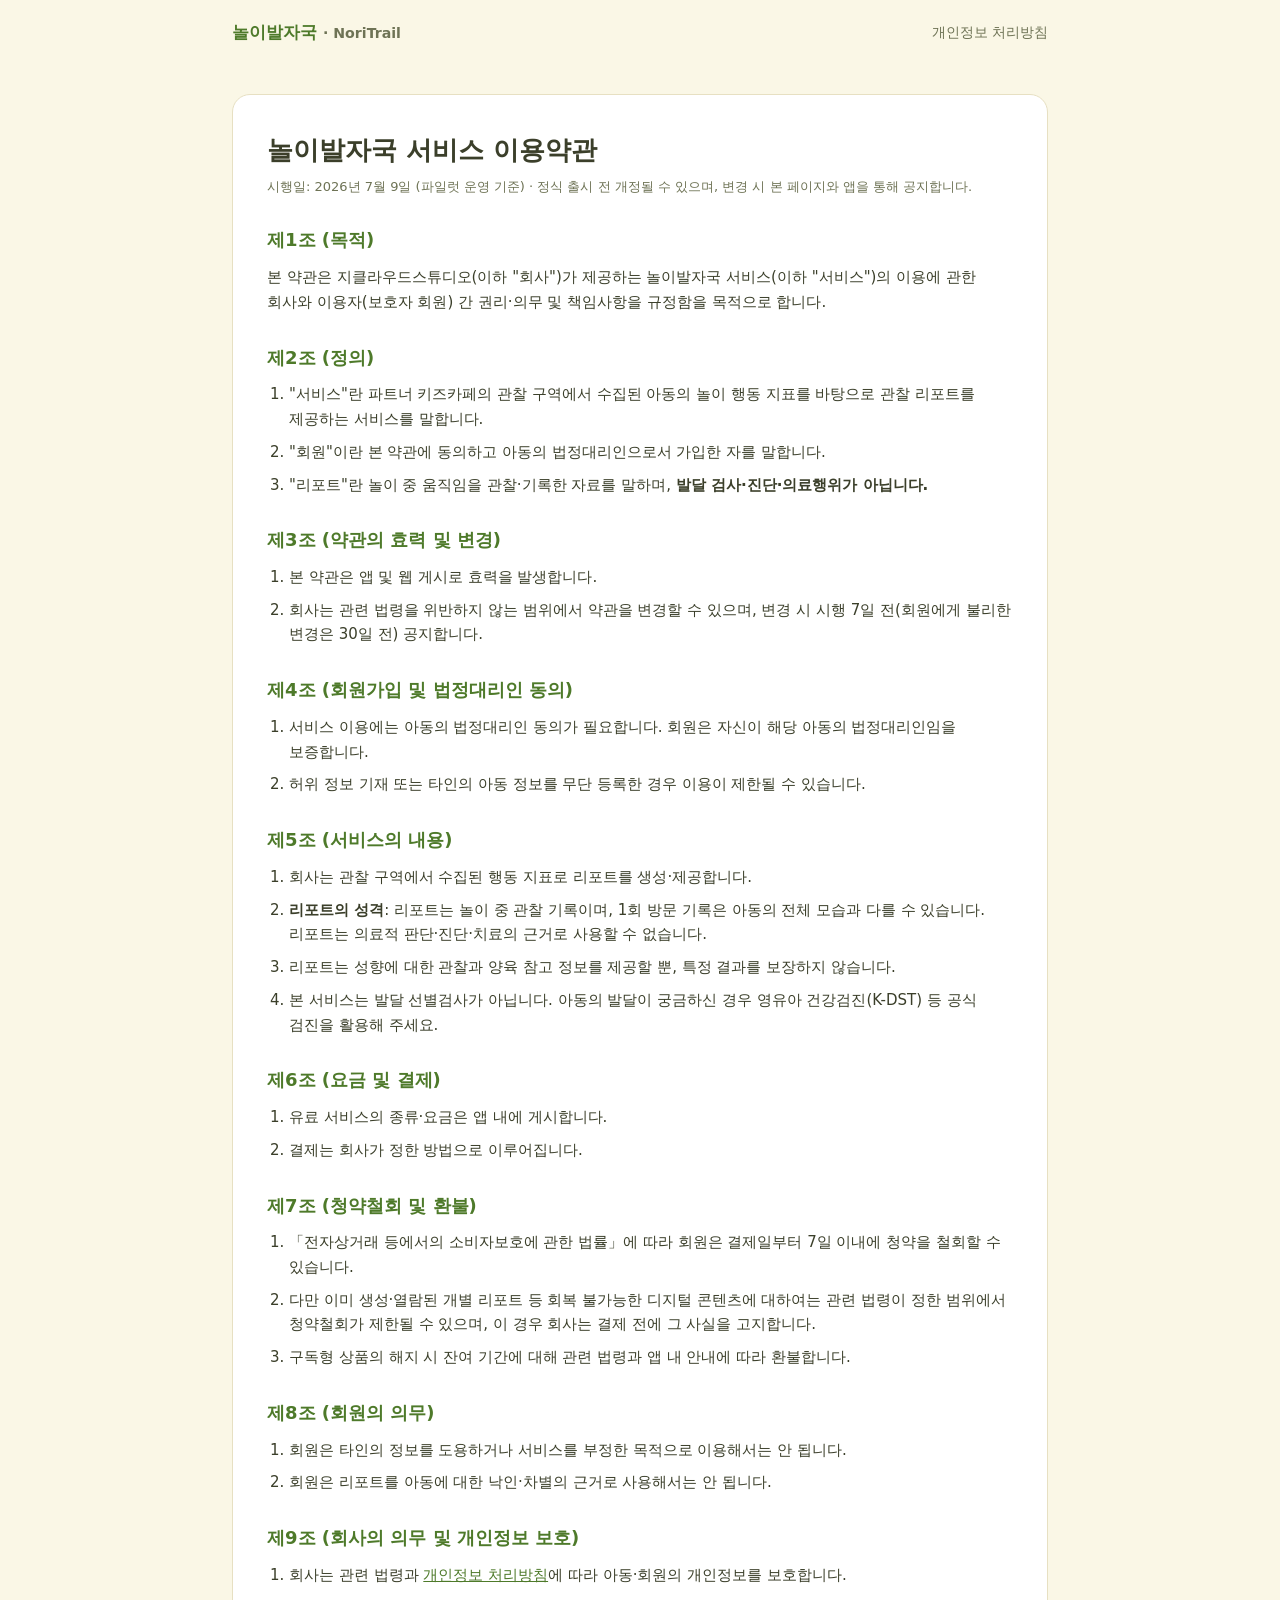
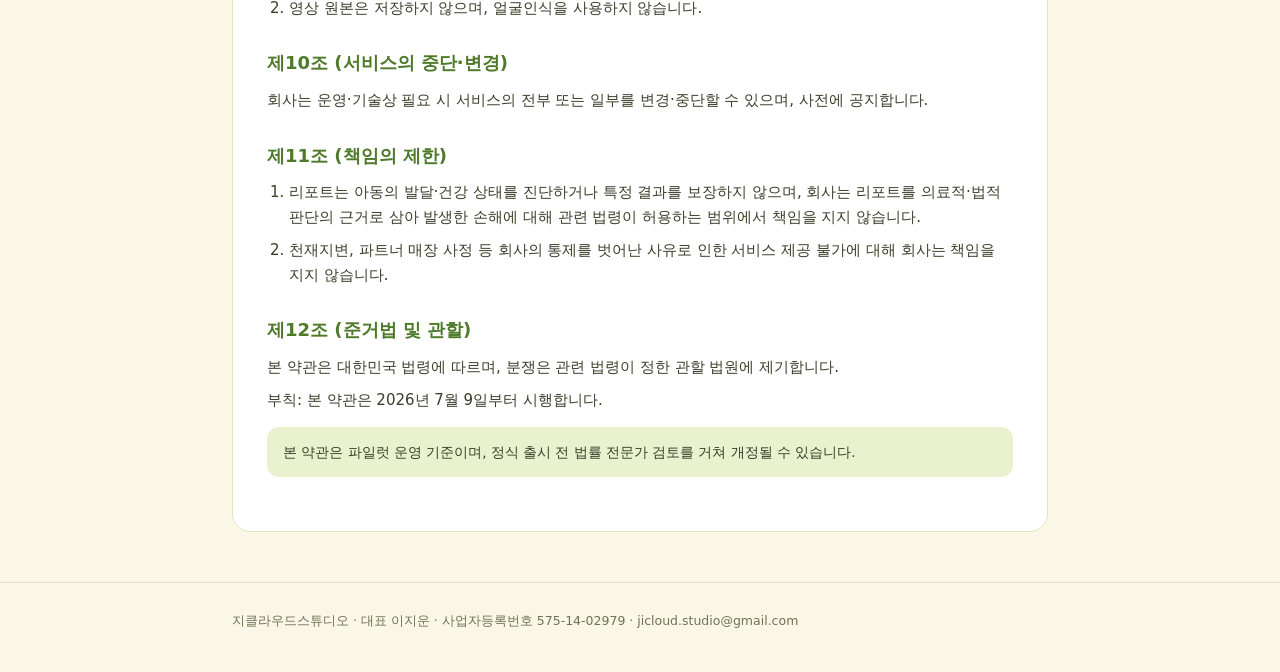
<file: terms.html>
<!doctype html>
<html lang="ko">
<head>
<meta charset="utf-8" />
<meta name="viewport" content="width=device-width, initial-scale=1" />
<meta name="color-scheme" content="only light" />
<title>이용약관 — 놀이발자국</title>
<link rel="stylesheet" href="style.css" />
</head>
<body>
<header class="site">
  <div class="wrap">
    <a class="logo" href="/">놀이발자국 <small>· NoriTrail</small></a>
    <nav><a href="/privacy.html">개인정보 처리방침</a></nav>
  </div>
</header>

<div class="wrap">
<div class="doc">
<h1>놀이발자국 서비스 이용약관</h1>
<p class="meta">시행일: 2026년 7월 9일 (파일럿 운영 기준) · 정식 출시 전 개정될 수 있으며, 변경 시 본 페이지와 앱을 통해 공지합니다.</p>

<h2>제1조 (목적)</h2>
<p>본 약관은 지클라우드스튜디오(이하 "회사")가 제공하는 놀이발자국 서비스(이하 "서비스")의 이용에 관한 회사와 이용자(보호자 회원) 간 권리·의무 및 책임사항을 규정함을 목적으로 합니다.</p>

<h2>제2조 (정의)</h2>
<ol>
  <li>"서비스"란 파트너 키즈카페의 관찰 구역에서 수집된 아동의 놀이 행동 지표를 바탕으로 관찰 리포트를 제공하는 서비스를 말합니다.</li>
  <li>"회원"이란 본 약관에 동의하고 아동의 법정대리인으로서 가입한 자를 말합니다.</li>
  <li>"리포트"란 놀이 중 움직임을 관찰·기록한 자료를 말하며, <b>발달 검사·진단·의료행위가 아닙니다.</b></li>
</ol>

<h2>제3조 (약관의 효력 및 변경)</h2>
<ol>
  <li>본 약관은 앱 및 웹 게시로 효력을 발생합니다.</li>
  <li>회사는 관련 법령을 위반하지 않는 범위에서 약관을 변경할 수 있으며, 변경 시 시행 7일 전(회원에게 불리한 변경은 30일 전) 공지합니다.</li>
</ol>

<h2>제4조 (회원가입 및 법정대리인 동의)</h2>
<ol>
  <li>서비스 이용에는 아동의 법정대리인 동의가 필요합니다. 회원은 자신이 해당 아동의 법정대리인임을 보증합니다.</li>
  <li>허위 정보 기재 또는 타인의 아동 정보를 무단 등록한 경우 이용이 제한될 수 있습니다.</li>
</ol>

<h2>제5조 (서비스의 내용)</h2>
<ol>
  <li>회사는 관찰 구역에서 수집된 행동 지표로 리포트를 생성·제공합니다.</li>
  <li><b>리포트의 성격</b>: 리포트는 놀이 중 관찰 기록이며, 1회 방문 기록은 아동의 전체 모습과 다를 수 있습니다. 리포트는 의료적 판단·진단·치료의 근거로 사용할 수 없습니다.</li>
  <li>리포트는 성향에 대한 관찰과 양육 참고 정보를 제공할 뿐, 특정 결과를 보장하지 않습니다.</li>
  <li>본 서비스는 발달 선별검사가 아닙니다. 아동의 발달이 궁금하신 경우 영유아 건강검진(K-DST) 등 공식 검진을 활용해 주세요.</li>
</ol>

<h2>제6조 (요금 및 결제)</h2>
<ol>
  <li>유료 서비스의 종류·요금은 앱 내에 게시합니다.</li>
  <li>결제는 회사가 정한 방법으로 이루어집니다.</li>
</ol>

<h2>제7조 (청약철회 및 환불)</h2>
<ol>
  <li>「전자상거래 등에서의 소비자보호에 관한 법률」에 따라 회원은 결제일부터 7일 이내에 청약을 철회할 수 있습니다.</li>
  <li>다만 이미 생성·열람된 개별 리포트 등 회복 불가능한 디지털 콘텐츠에 대하여는 관련 법령이 정한 범위에서 청약철회가 제한될 수 있으며, 이 경우 회사는 결제 전에 그 사실을 고지합니다.</li>
  <li>구독형 상품의 해지 시 잔여 기간에 대해 관련 법령과 앱 내 안내에 따라 환불합니다.</li>
</ol>

<h2>제8조 (회원의 의무)</h2>
<ol>
  <li>회원은 타인의 정보를 도용하거나 서비스를 부정한 목적으로 이용해서는 안 됩니다.</li>
  <li>회원은 리포트를 아동에 대한 낙인·차별의 근거로 사용해서는 안 됩니다.</li>
</ol>

<h2>제9조 (회사의 의무 및 개인정보 보호)</h2>
<ol>
  <li>회사는 관련 법령과 <a href="/privacy.html">개인정보 처리방침</a>에 따라 아동·회원의 개인정보를 보호합니다.</li>
  <li>영상 원본은 저장하지 않으며, 얼굴인식을 사용하지 않습니다.</li>
</ol>

<h2>제10조 (서비스의 중단·변경)</h2>
<p>회사는 운영·기술상 필요 시 서비스의 전부 또는 일부를 변경·중단할 수 있으며, 사전에 공지합니다.</p>

<h2>제11조 (책임의 제한)</h2>
<ol>
  <li>리포트는 아동의 발달·건강 상태를 진단하거나 특정 결과를 보장하지 않으며, 회사는 리포트를 의료적·법적 판단의 근거로 삼아 발생한 손해에 대해 관련 법령이 허용하는 범위에서 책임을 지지 않습니다.</li>
  <li>천재지변, 파트너 매장 사정 등 회사의 통제를 벗어난 사유로 인한 서비스 제공 불가에 대해 회사는 책임을 지지 않습니다.</li>
</ol>

<h2>제12조 (준거법 및 관할)</h2>
<p>본 약관은 대한민국 법령에 따르며, 분쟁은 관련 법령이 정한 관할 법원에 제기합니다.</p>

<p>부칙: 본 약관은 2026년 7월 9일부터 시행합니다.</p>

<div class="note">본 약관은 파일럿 운영 기준이며, 정식 출시 전 법률 전문가 검토를 거쳐 개정될 수 있습니다.</div>
</div>
</div>

<footer class="site">
  <div class="wrap">
    지클라우드스튜디오 · 대표 이지운 · 사업자등록번호 575-14-02979 · jicloud.studio@gmail.com
  </div>
</footer>
</body>
</html>
</file>
<file: style.css>
/* 노리트레일 — 내추럴 파스텔 (라이트 고정, 디자인_가이드라인.md) */
:root {
  --bg: #FAF7E6; --surface: #FFFFFF; --leaf: #CFE39A; --leaf-soft: #E9F1CF;
  --apricot: #F7D389; --accent: #4E7A2A; --ink: #3B3F2A; --muted: #6E7355; --line: #E7E0C2;
  color-scheme: only light;
}
* { box-sizing: border-box; margin: 0; padding: 0; }
html { -webkit-text-size-adjust: 100%; }
body {
  background: var(--bg); color: var(--ink);
  font-family: Pretendard, "Apple SD Gothic Neo", "Noto Sans KR", system-ui, sans-serif;
  line-height: 1.65; word-break: keep-all; overflow-wrap: break-word;
  -webkit-font-smoothing: antialiased;
}
.wrap { max-width: 860px; margin: 0 auto; padding: 0 22px; }
a { color: var(--accent); }

header.site { padding: 18px 0; }
header.site .wrap { display: flex; justify-content: space-between; align-items: center; }
.logo { font-weight: 800; color: var(--accent); font-size: 17px; text-decoration: none; }
.logo small { color: var(--muted); font-weight: 600; }
nav a { margin-left: 16px; font-size: 14px; text-decoration: none; color: var(--muted); }

.hero { padding: 64px 0 40px; position: relative; overflow: hidden; }
.hero h1 { font-size: clamp(30px, 6vw, 46px); line-height: 1.3; letter-spacing: -0.01em; }
.hero p.lead { margin-top: 14px; font-size: 17px; color: var(--muted); max-width: 34em; }
.blob { position: absolute; border-radius: 48% 52% 55% 45%/55% 45% 55% 45%; z-index: -1; }
.b1 { width: 300px; height: 260px; background: var(--leaf-soft); top: -80px; right: -60px; }
.b2 { width: 200px; height: 170px; background: #F8ECCB; bottom: -60px; left: -70px; }

.badge-row { display: flex; flex-wrap: wrap; gap: 8px; margin-top: 22px; }
.badge { background: var(--surface); border: 1px solid var(--line); border-radius: 999px;
  padding: 7px 14px; font-size: 13px; font-weight: 700; color: var(--accent); }

section { padding: 44px 0; }
h2.sec { font-size: 24px; margin-bottom: 6px; }
p.sub { color: var(--muted); margin-bottom: 24px; }

.steps { display: grid; grid-template-columns: repeat(auto-fit, minmax(190px, 1fr)); gap: 14px; }
.step { background: var(--surface); border: 1px solid var(--line); border-radius: 16px; padding: 20px; }
.step .no { width: 30px; height: 30px; border-radius: 50%; background: var(--leaf); color: #33401D;
  font-weight: 800; display: flex; align-items: center; justify-content: center; margin-bottom: 12px; }
.step h3 { font-size: 16px; margin-bottom: 6px; }
.step p { font-size: 13.5px; color: var(--muted); }

.axes { display: grid; grid-template-columns: repeat(auto-fit, minmax(190px, 1fr)); gap: 14px; }
.axis { background: var(--leaf-soft); border-radius: 16px; padding: 18px 20px; }
.axis b { display: block; margin-bottom: 4px; color: var(--accent); }
.axis span { font-size: 13.5px; color: var(--ink); }

.safe { background: var(--surface); border: 1px solid var(--line); border-radius: 18px; padding: 26px 28px; }
.safe ul { list-style: none; }
.safe li { padding-left: 26px; position: relative; margin-bottom: 12px; font-size: 15px; }
.safe li::before { content: ''; position: absolute; left: 0; top: 8px; width: 12px; height: 12px;
  border-radius: 50%; background: var(--leaf); }
.safe li b { color: var(--accent); }
.honest { margin-top: 16px; font-size: 14px; color: var(--muted); border-top: 1px dashed var(--line); padding-top: 16px; }

.cta { background: var(--leaf-soft); border-radius: 20px; padding: 34px; text-align: center; }
.cta h2 { font-size: 22px; margin-bottom: 8px; }
.cta p { color: var(--muted); margin-bottom: 18px; }
.btn { display: inline-block; background: var(--leaf); color: #33401D; font-weight: 800;
  padding: 13px 26px; border-radius: 14px; text-decoration: none; }

footer.site { border-top: 1px solid var(--line); padding: 28px 0 40px; margin-top: 30px; }
footer.site .wrap { font-size: 12.5px; color: var(--muted); }
footer.site a { color: var(--muted); }
footer.site .links { margin-bottom: 10px; }
footer.site .links a { margin-right: 14px; font-weight: 700; }

/* 문서 페이지 */
.doc { background: var(--surface); border: 1px solid var(--line); border-radius: 18px;
  padding: 34px 34px 40px; margin: 30px 0 50px; }
.doc h1 { font-size: 26px; margin-bottom: 4px; }
.doc .meta { color: var(--muted); font-size: 13px; margin-bottom: 26px; }
.doc h2 { font-size: 18px; margin: 28px 0 10px; color: var(--accent); }
.doc p, .doc li { font-size: 15px; margin-bottom: 8px; }
.doc ul, .doc ol { padding-left: 22px; margin-bottom: 10px; }
.doc table { width: 100%; border-collapse: collapse; margin: 10px 0 16px; font-size: 14px; }
.doc th, .doc td { border: 1px solid var(--line); padding: 8px 11px; text-align: left; vertical-align: top; }
.doc th { background: var(--bg); }
.doc .note { background: var(--leaf-soft); border-radius: 12px; padding: 14px 16px; font-size: 13.5px; margin: 14px 0; }
@media (max-width: 560px) { .doc { padding: 24px 18px 30px; } .doc table { font-size: 12.5px; } }
</file>
